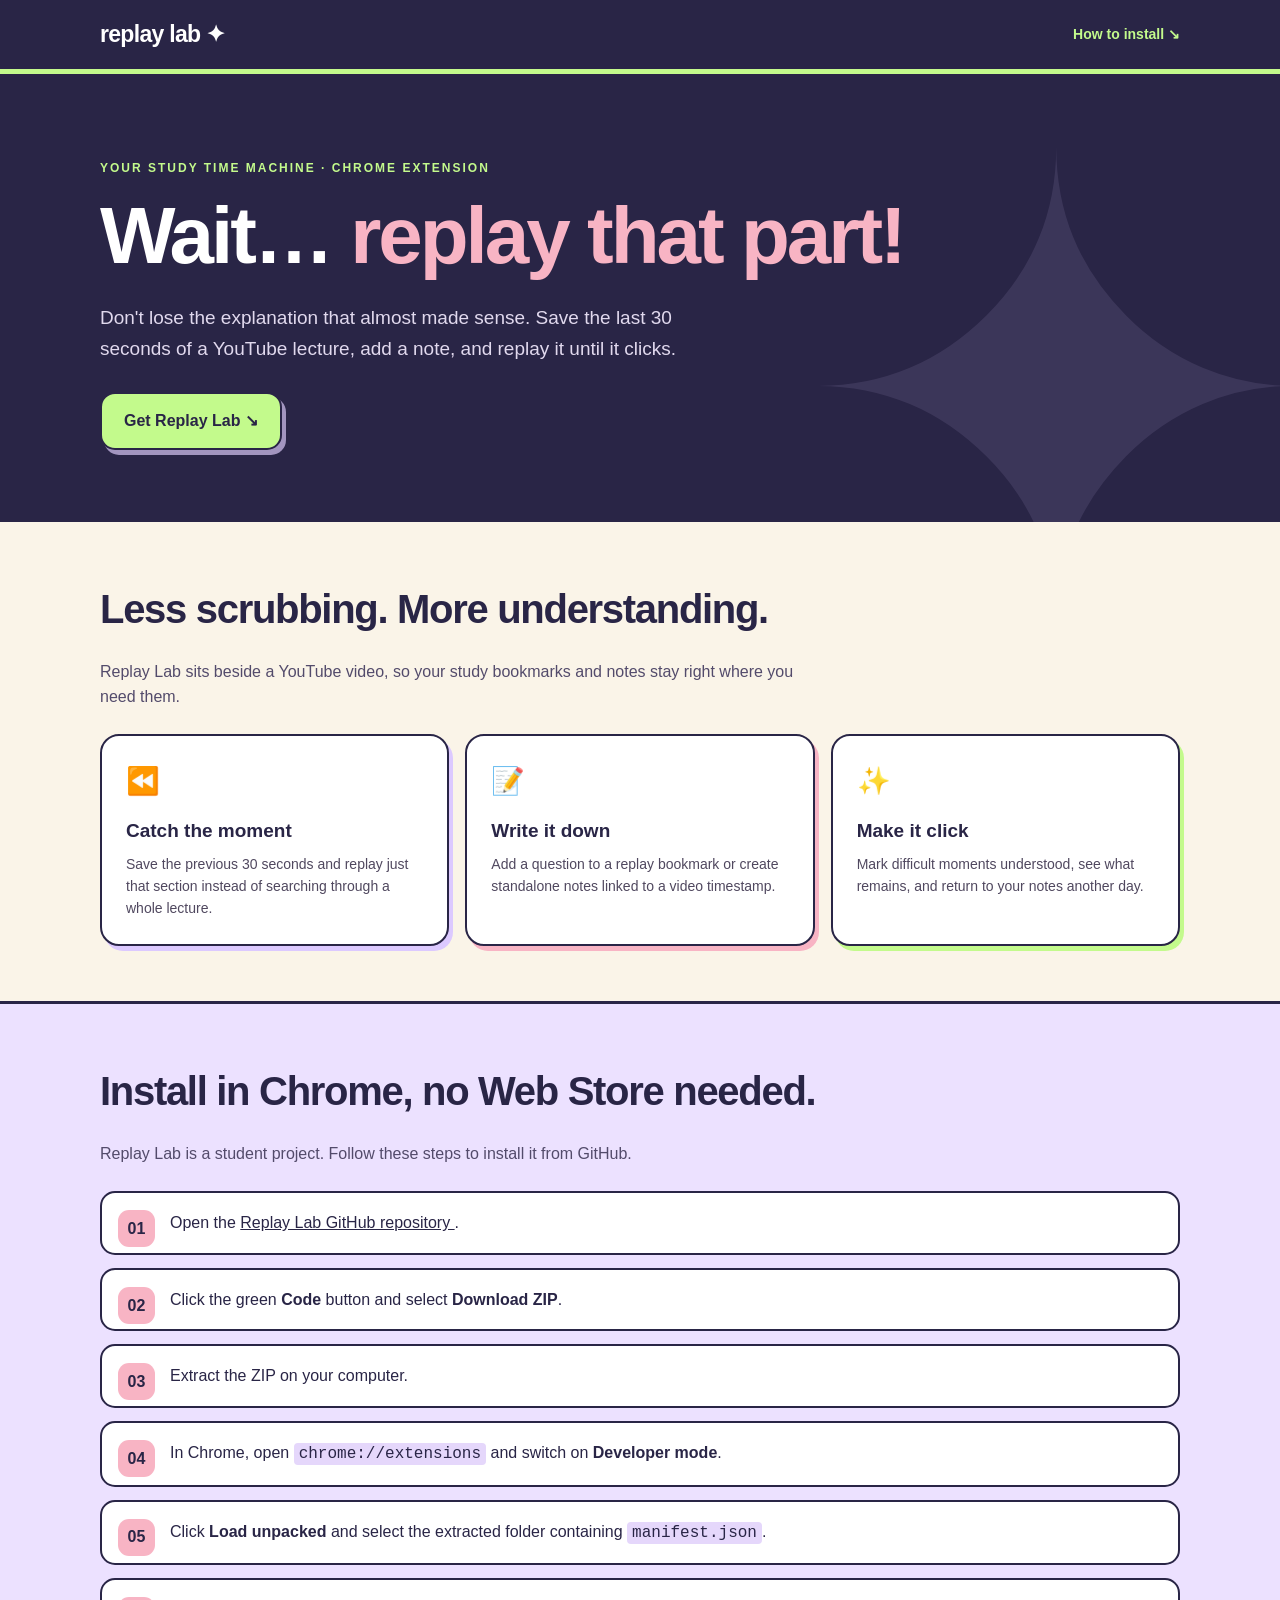
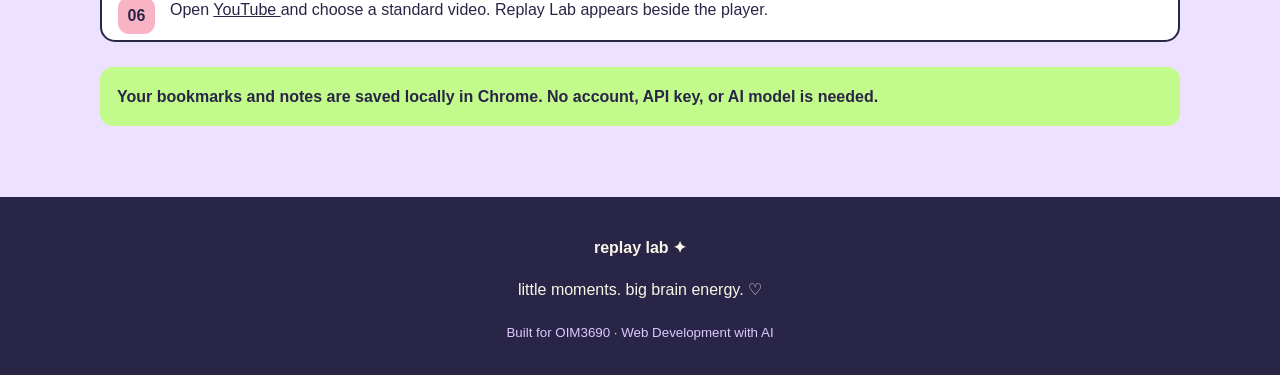
<file: index.html>
<!DOCTYPE html>
<html lang="en">

<head>
  <meta charset="UTF-8">
  <meta name="viewport" content="width=device-width, initial-scale=1">

  <title>Replay Lab ✦ The Study Time Machine</title>

  <style>
    :root {
      --ink: #292546;
      --lavender: #dcc9ff;
      --pink: #f8b4c4;
      --lime: #c3fa8c;
      --cream: #faf4e8;
    }

    * {
      box-sizing: border-box;
    }

    html {
      scroll-behavior: smooth;
    }

    body {
      margin: 0;
      background: var(--cream);
      color: var(--ink);
      font: 16px/1.6 Arial, Helvetica, sans-serif;
    }

    a {
      color: inherit;
    }

    a:focus-visible {
      outline: 3px solid var(--lime);
      outline-offset: 4px;
    }

    .wrap {
      width: min(1080px, calc(100% - 36px));
      margin: 0 auto;
    }

    .top {
      padding: 16px 0;
      background: var(--ink);
      color: white;
      border-bottom: 5px solid var(--lime);
    }

    .top .wrap {
      display: flex;
      justify-content: space-between;
      align-items: center;
      gap: 16px;
    }

    .logo {
      font-size: 23px;
      font-weight: 900;
      letter-spacing: -0.7px;
    }

    .top a {
      color: var(--lime);
      font-size: 14px;
      font-weight: 800;
      text-decoration: none;
    }

    .hero {
      position: relative;
      overflow: hidden;
      padding: 85px 0 72px;
      background: var(--ink);
      color: white;
    }

    .hero::after {
      position: absolute;
      top: -180px;
      right: -40px;
      color: var(--lavender);
      content: "✦";
      font-size: 630px;
      opacity: 0.1;
      pointer-events: none;
    }

    .hero .wrap {
      position: relative;
      z-index: 1;
    }

    .eyebrow {
      color: var(--lime);
      font-size: 12px;
      font-weight: 900;
      letter-spacing: 2px;
      text-transform: uppercase;
    }

    h1 {
      max-width: 880px;
      margin: 15px 0 24px;
      font-size: clamp(42px, 7vw, 80px);
      line-height: 1.08;
      letter-spacing: -3px;
    }

    h1 span {
      color: var(--pink);
    }

    .hero p {
      max-width: 580px;
      margin: 0 0 28px;
      color: #e1d9ee;
      font-size: 19px;
    }

    .btn {
      display: inline-block;
      padding: 14px 22px;
      border: 2px solid var(--ink);
      border-radius: 15px;
      background: var(--lime);
      box-shadow: 4px 5px 0 #a295bf;
      color: var(--ink);
      font-weight: 900;
      text-decoration: none;
    }

    .btn:hover {
      transform: translateY(-2px);
    }

    main section {
      padding: 55px 0;
    }

    h2 {
      margin: 0 0 18px;
      font-size: clamp(27px, 4vw, 40px);
      letter-spacing: -1.3px;
    }

    .section-lead {
      max-width: 700px;
      margin: 0 0 24px;
      color: #534b6b;
    }

    .grid {
      display: grid;
      grid-template-columns: repeat(3, minmax(0, 1fr));
      gap: 16px;
    }

    .feature {
      padding: 24px;
      border: 2px solid var(--ink);
      border-radius: 19px;
      background: white;
      box-shadow: 4px 5px 0 var(--lavender);
    }

    .feature:nth-child(2) {
      box-shadow: 4px 5px 0 var(--pink);
    }

    .feature:nth-child(3) {
      box-shadow: 4px 5px 0 var(--lime);
    }

    .emoji {
      font-size: 27px;
    }

    .feature h3 {
      margin: 13px 0 6px;
      font-size: 19px;
    }

    .feature p {
      margin: 0;
      color: #50485f;
      font-size: 14px;
    }

    .install {
      border-top: 3px solid var(--ink);
      border-bottom: 3px solid var(--ink);
      background: #ece1ff;
    }

    ol {
      display: grid;
      gap: 13px;
      margin: 25px 0;
      padding: 0;
      list-style: none;
      counter-reset: item;
    }

    li {
      position: relative;
      padding: 17px 20px 17px 68px;
      border: 2px solid var(--ink);
      border-radius: 15px;
      background: white;
      counter-increment: item;
    }

    li::before {
      position: absolute;
      top: 17px;
      left: 16px;
      display: grid;
      width: 37px;
      height: 37px;
      border-radius: 11px;
      background: var(--pink);
      content: counter(item, decimal-leading-zero);
      font-weight: 900;
      place-items: center;
    }

    code {
      padding: 2px 5px;
      border-radius: 4px;
      background: #e5d7fb;
      overflow-wrap: anywhere;
    }

    .note {
      margin-top: 19px;
      padding: 17px;
      border-radius: 13px;
      background: var(--lime);
      font-weight: 700;
    }

    .bottom {
      padding: 35px 15px;
      background: var(--ink);
      color: var(--cream);
      text-align: center;
    }

    .bottom small {
      color: var(--lavender);
    }

    @media (max-width: 700px) {
      .grid {
        grid-template-columns: 1fr;
      }

      .hero {
        padding: 65px 0;
      }

      .hero p {
        font-size: 17px;
      }

      h1 {
        letter-spacing: -1.8px;
      }
    }

    @media (prefers-reduced-motion: reduce) {
      html {
        scroll-behavior: auto;
      }

      .btn:hover {
        transform: none;
      }
    }
  </style>
</head>

<body>

  <header class="top">
    <div class="wrap">
      <strong class="logo">replay lab ✦</strong>
      <a href="#install">How to install ↘</a>
    </div>
  </header>

  <section class="hero" aria-labelledby="hero-title">
    <div class="wrap">
      <div class="eyebrow">Your study time machine · Chrome extension</div>

      <h1 id="hero-title">
        Wait… <span>replay that part!</span>
      </h1>

      <p>
        Don't lose the explanation that almost made sense.
        Save the last 30 seconds of a YouTube lecture,
        add a note, and replay it until it clicks.
      </p>

      <a class="btn" href="#install">Get Replay Lab ↘</a>
    </div>
  </section>

  <main>
    <section aria-labelledby="features-title">
      <div class="wrap">
        <h2 id="features-title">Less scrubbing. More understanding.</h2>

        <p class="section-lead">
          Replay Lab sits beside a YouTube video, so your study bookmarks
          and notes stay right where you need them.
        </p>

        <div class="grid">
          <article class="feature">
            <div class="emoji" aria-hidden="true">⏪</div>
            <h3>Catch the moment</h3>
            <p>
              Save the previous 30 seconds and replay just that section
              instead of searching through a whole lecture.
            </p>
          </article>

          <article class="feature">
            <div class="emoji" aria-hidden="true">📝</div>
            <h3>Write it down</h3>
            <p>
              Add a question to a replay bookmark or create standalone
              notes linked to a video timestamp.
            </p>
          </article>

          <article class="feature">
            <div class="emoji" aria-hidden="true">✨</div>
            <h3>Make it click</h3>
            <p>
              Mark difficult moments understood, see what remains,
              and return to your notes another day.
            </p>
          </article>
        </div>
      </div>
    </section>

    <section id="install" class="install" aria-labelledby="install-title">
      <div class="wrap">
        <h2 id="install-title">Install in Chrome, no Web Store needed.</h2>

        <p class="section-lead">
          Replay Lab is a student project. Follow these steps to install it
          from GitHub.
        </p>

        <ol>
          <li>
            Open the
            <a
              href="https://github.com/ashmohaghegh05/youtube-replay-lab"
              target="_blank"
              rel="noopener noreferrer"
            >
              Replay Lab GitHub repository
            </a>.
          </li>

          <li>
            Click the green <strong>Code</strong> button and select
            <strong>Download ZIP</strong>.
          </li>

          <li>Extract the ZIP on your computer.</li>

          <li>
            In Chrome, open <code>chrome://extensions</code> and switch on
            <strong>Developer mode</strong>.
          </li>

          <li>
            Click <strong>Load unpacked</strong> and select the extracted
            folder containing <code>manifest.json</code>.
          </li>

          <li>
            Open
            <a
              href="https://www.youtube.com/"
              target="_blank"
              rel="noopener noreferrer"
            >
              YouTube
            </a>
            and choose a standard video. Replay Lab appears beside the player.
          </li>
        </ol>

        <p class="note">
          Your bookmarks and notes are saved locally in Chrome.
          No account, API key, or AI model is needed.
        </p>
      </div>
    </section>
  </main>

  <footer class="bottom">
    <strong>replay lab ✦</strong>
    <p>little moments. big brain energy. ♡</p>
    <small>Built for OIM3690 · Web Development with AI</small>
  </footer>

</body>
</html>
</file>
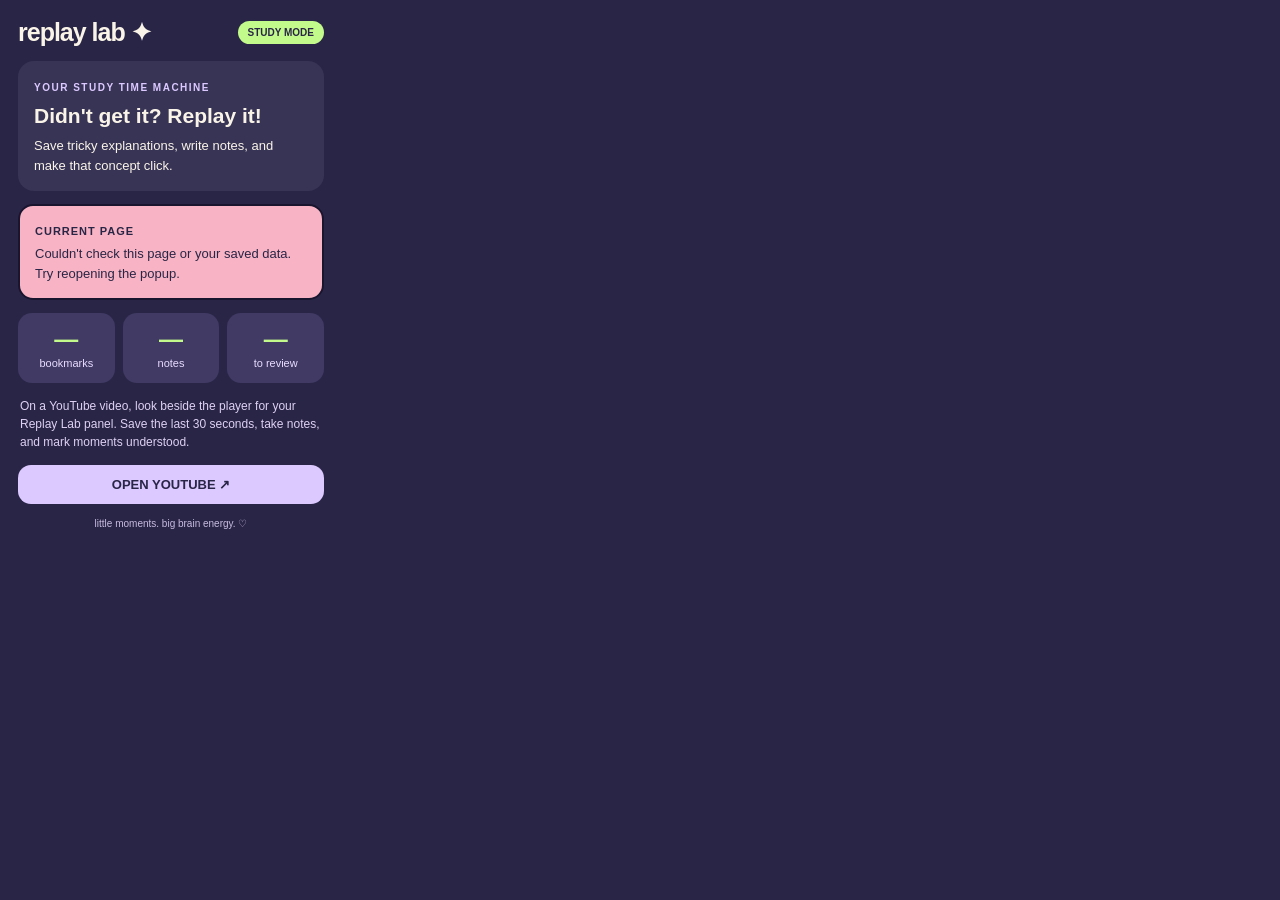
<file: popup.html>
<!DOCTYPE html>
<html lang="en">

<head>
  <meta charset="UTF-8">
  <meta name="viewport" content="width=device-width, initial-scale=1">

  <title>Replay Lab</title>

  <style>
    * {
      box-sizing: border-box;
    }

    body {
      width: 342px;
      margin: 0;
      padding: 18px;
      background: #292546;
      color: #faf4e8;
      font-family: Arial, sans-serif;
    }

    header {
      display: flex;
      align-items: center;
      justify-content: space-between;
      gap: 8px;
      margin-bottom: 14px;
    }

    h1 {
      margin: 0;
      font-size: 25px;
      letter-spacing: -1px;
    }

    .tag {
      background: #c3fa8c;
      color: #292546;
      font-size: 10px;
      font-weight: 900;
      padding: 6px 10px;
      border-radius: 99px;
    }

    .intro {
      padding: 16px;
      border-radius: 16px;
      background: #383456;
    }

    .intro small {
      color: #dcc9ff;
      font-size: 10px;
      font-weight: 900;
      letter-spacing: 1.5px;
    }

    h2 {
      font-size: 21px;
      margin: 8px 0;
      line-height: 1.2;
    }

    .intro p,
    .status p {
      margin: 5px 0 0;
      line-height: 1.5;
      font-size: 13px;
    }

    .status {
      background: #f8b4c4;
      color: #292546;
      padding: 15px;
      margin-top: 13px;
      border-radius: 15px;
      border: 2px solid #19152f;
    }

    .status.supported {
      background: #c3fa8c;
    }

    .status strong {
      font-size: 11px;
      letter-spacing: 1px;
    }

    .stats {
      display: flex;
      gap: 8px;
      margin-top: 13px;
    }

    .stat {
      flex: 1;
      min-width: 0;
      border-radius: 14px;
      padding: 12px;
      text-align: center;
      background: #403a64;
    }

    .stat b {
      color: #c3fa8c;
      font-size: 24px;
      display: block;
    }

    .stat span {
      font-size: 11px;
      color: #e9ddff;
    }

    .tips {
      color: #ded1f3;
      line-height: 1.5;
      font-size: 12px;
      margin: 14px 2px;
    }

    a {
      display: block;
      padding: 12px;
      border-radius: 13px;
      background: #dcc9ff;
      color: #292546;
      text-align: center;
      text-decoration: none;
      font-size: 13px;
      font-weight: 900;
    }

    a:focus-visible {
      outline: 3px solid #c3fa8c;
    }

    footer {
      font-size: 10px;
      color: #c8bce1;
      text-align: center;
      margin-top: 14px;
    }
  </style>
</head>

<body>

  <header>
    <h1>replay lab ✦</h1>
    <span class="tag">STUDY MODE</span>
  </header>

  <div class="intro">
    <small>YOUR STUDY TIME MACHINE</small>

    <h2>Didn't get it? Replay it!</h2>

    <p>
      Save tricky explanations, write notes,
      and make that concept click.
    </p>
  </div>

  <div
    id="status-card"
    class="status"
    role="status"
    aria-live="polite"
  >
    <strong>CURRENT PAGE</strong>

    <p id="site-status">
      Checking the current page…
    </p>
  </div>

  <div
    class="stats"
    aria-label="Saved study progress for this video"
  >
    <div class="stat">
      <b id="moment-count">—</b>
      <span>bookmarks</span>
    </div>

    <div class="stat">
      <b id="note-count">—</b>
      <span>notes</span>
    </div>

    <div class="stat">
      <b id="review-count">—</b>
      <span>to review</span>
    </div>
  </div>

  <p class="tips">
    On a YouTube video, look beside the player
    for your Replay Lab panel. Save the last
    30 seconds, take notes, and mark moments understood.
  </p>

  <a
    href="https://www.youtube.com/"
    target="_blank"
    rel="noopener noreferrer"
  >
    OPEN YOUTUBE ↗
  </a>

  <footer>
    little moments. big brain energy. ♡
  </footer>

  <script src="popup.js"></script>

</body>
</html>
</file>
